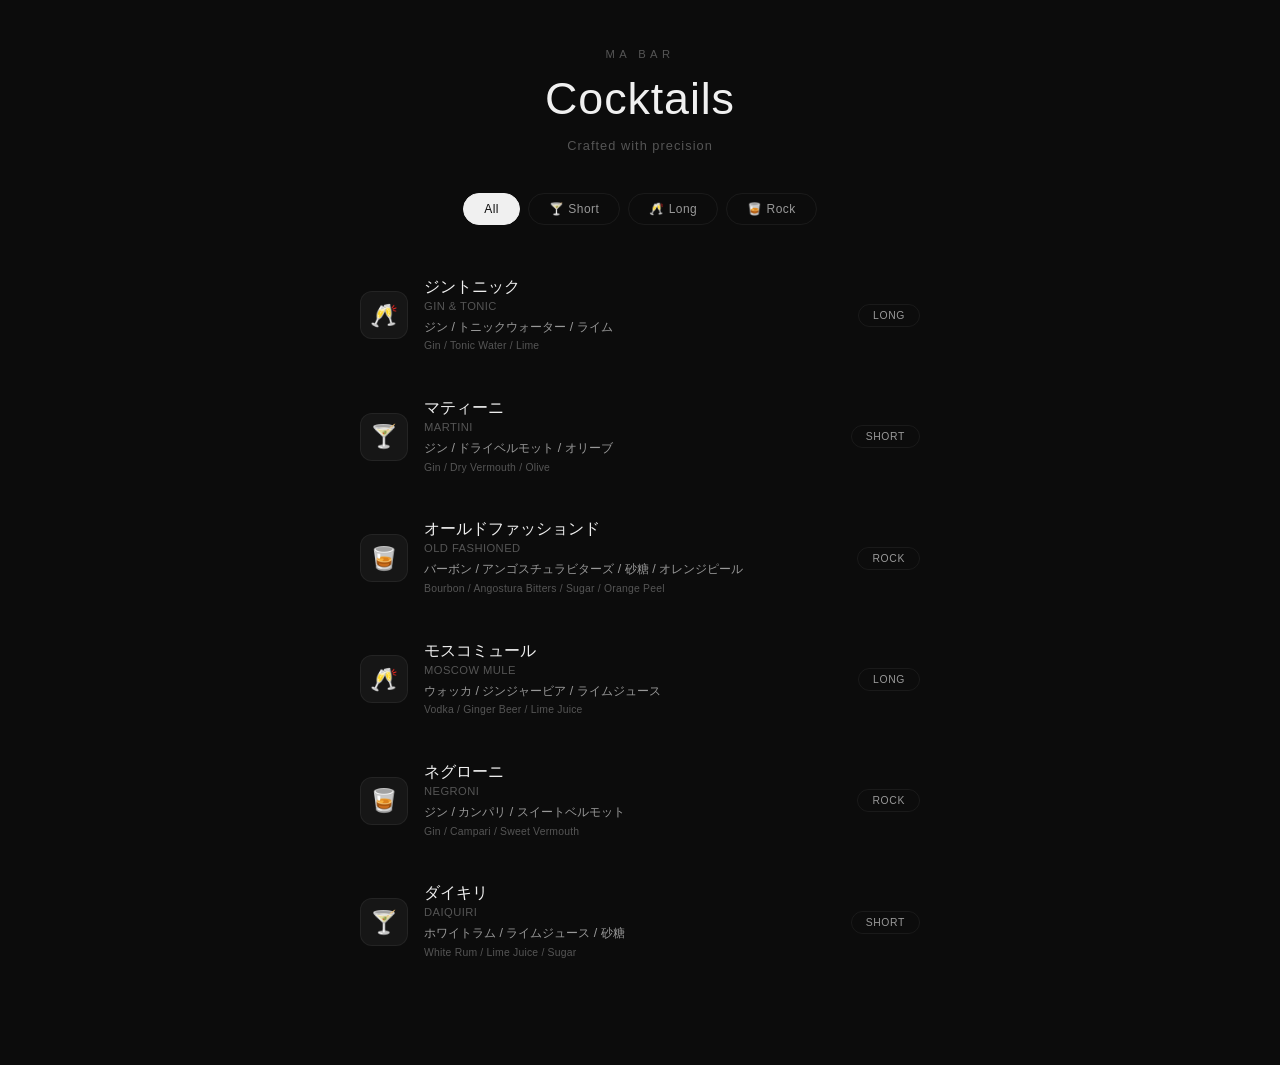
<file: index.html>
<!DOCTYPE html>
<html lang="ja">
<head>
  <meta charset="UTF-8">
  <meta name="viewport" content="width=device-width, initial-scale=1.0">
  <meta http-equiv="Cache-Control" content="no-cache, no-store, must-revalidate">
  <meta http-equiv="Pragma" content="no-cache">
  <meta http-equiv="Expires" content="0">
  <title>MA Bar</title>
  <link rel="stylesheet" href="css/style.css">
</head>
<body>
  <header class="site-header">
    <h1>MA Bar</h1>
    <div class="hero-title">Cocktails</div>
    <p class="hero-sub">Crafted with precision</p>
  </header>
  <nav class="filter-bar" id="filter-bar"></nav>
  <main class="cocktail-list" id="cocktail-list"></main>
  <script src="js/app.js"></script>
</body>
</html>
</file>
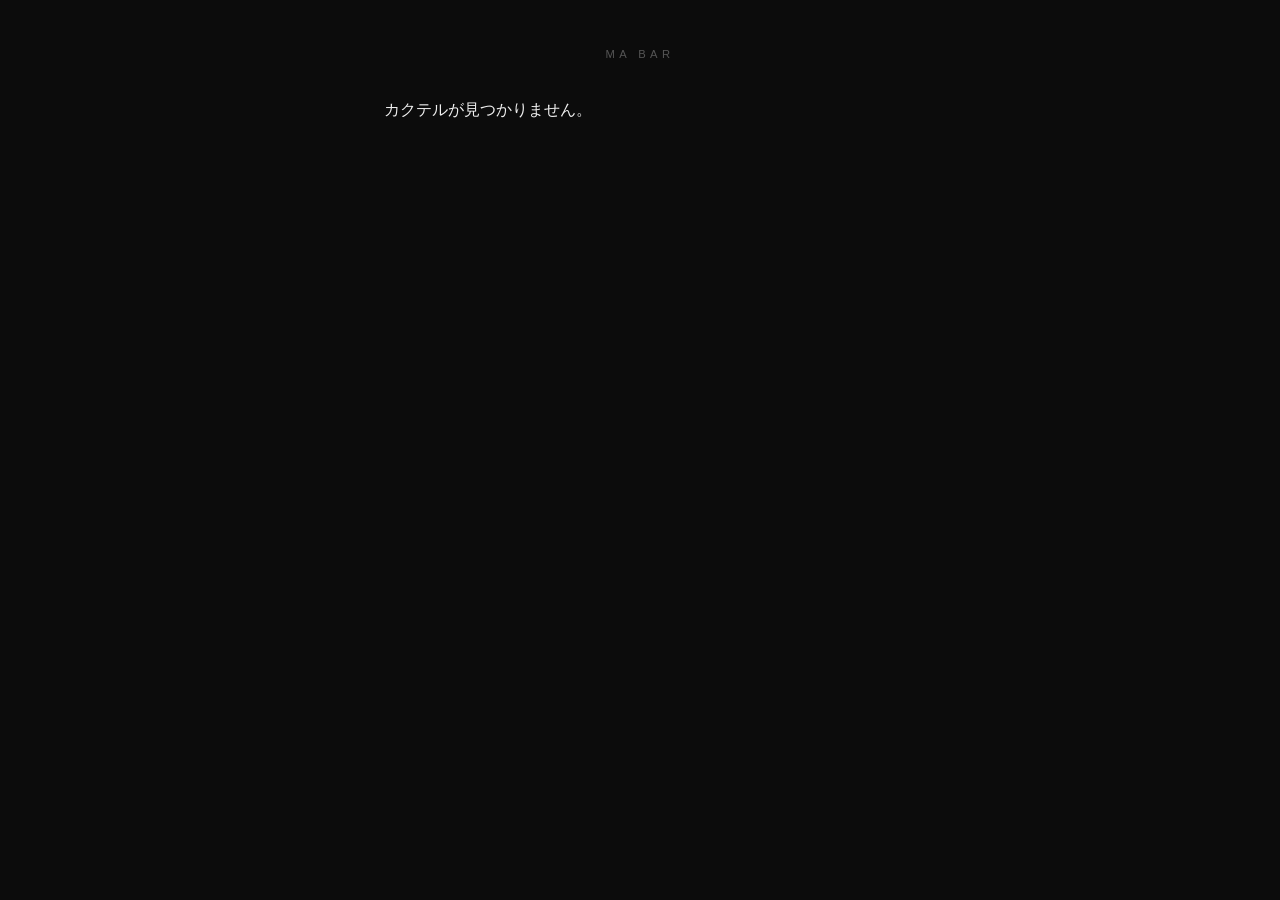
<file: detail.html>
<!DOCTYPE html>
<html lang="ja">
<head>
  <meta charset="UTF-8">
  <meta name="viewport" content="width=device-width, initial-scale=1.0">
  <meta http-equiv="Cache-Control" content="no-cache, no-store, must-revalidate">
  <meta http-equiv="Pragma" content="no-cache">
  <meta http-equiv="Expires" content="0">
  <title>MA Bar</title>
  <link rel="stylesheet" href="css/style.css">
</head>
<body>
  <header class="site-header">
    <h1>MA Bar</h1>
  </header>
  <main class="cocktail-detail" id="cocktail-detail"></main>
  <script src="js/app.js"></script>
</body>
</html>
</file>
<file: css/style.css>
/* Reset & Base */
*, *::before, *::after { margin: 0; padding: 0; box-sizing: border-box; }

:root {
  --bg: #0c0c0c;
  --bg-card: #161616;
  --bg-hover: #1c1c1c;
  --accent: #d4d4d4;
  --accent-dim: #666;
  --text: #f0f0f0;
  --text-secondary: #999;
  --text-muted: #555;
  --border: rgba(255, 255, 255, 0.06);
  --border-hover: rgba(255, 255, 255, 0.12);
  --radius: 16px;
  --radius-sm: 8px;
  --transition: 0.3s cubic-bezier(0.4, 0, 0.2, 1);
}

html {
  scroll-behavior: smooth;
}

body {
  font-family: -apple-system, BlinkMacSystemFont, 'Segoe UI', 'Helvetica Neue', Arial, sans-serif;
  background: var(--bg);
  color: var(--text);
  min-height: 100vh;
  -webkit-font-smoothing: antialiased;
}

a { color: inherit; text-decoration: none; }

/* Header */
.site-header {
  padding: 48px 24px 40px;
  text-align: center;
}

.site-header h1 {
  font-size: 0.7rem;
  font-weight: 500;
  letter-spacing: 0.4em;
  color: var(--text-muted);
  text-transform: uppercase;
}

.site-header .hero-title {
  font-size: 2.8rem;
  font-weight: 200;
  letter-spacing: 0.02em;
  color: var(--text);
  margin-top: 12px;
  line-height: 1.2;
}

.site-header .hero-sub {
  font-size: 0.8rem;
  font-weight: 400;
  color: var(--text-muted);
  margin-top: 12px;
  letter-spacing: 0.08em;
}

/* Filter Tabs */
.filter-bar {
  display: flex;
  justify-content: center;
  gap: 8px;
  padding: 0 24px 32px;
}

.filter-btn {
  background: none;
  border: 1px solid var(--border);
  border-radius: 100px;
  padding: 8px 20px;
  font-size: 0.75rem;
  color: var(--text-secondary);
  cursor: pointer;
  transition: var(--transition);
  font-family: inherit;
  letter-spacing: 0.04em;
}

.filter-btn:hover {
  border-color: var(--border-hover);
  color: var(--text);
}

.filter-btn.active {
  background: var(--text);
  color: var(--bg);
  border-color: var(--text);
}

/* List Page */
.cocktail-list {
  max-width: 640px;
  margin: 0 auto;
  padding: 0 24px 80px;
}

.cocktail-item {
  display: grid;
  grid-template-columns: 48px 1fr auto;
  align-items: center;
  gap: 16px;
  padding: 20px 16px;
  margin-bottom: 4px;
  border-radius: var(--radius-sm);
  transition: var(--transition);
  cursor: pointer;
}

.cocktail-item:hover {
  background: var(--bg-hover);
}

.cocktail-item .style-icon {
  width: 48px;
  height: 48px;
  display: flex;
  align-items: center;
  justify-content: center;
  font-size: 1.4rem;
  background: var(--bg-card);
  border-radius: 12px;
  border: 1px solid var(--border);
}

.cocktail-item .info {
  min-width: 0;
}

.cocktail-item .name {
  font-size: 1rem;
  font-weight: 500;
  color: var(--text);
  margin-bottom: 2px;
}

.cocktail-item .name-en {
  font-size: 0.7rem;
  font-weight: 400;
  color: var(--text-muted);
  letter-spacing: 0.04em;
  margin-bottom: 6px;
  text-transform: uppercase;
}

.cocktail-item .ingredients {
  font-size: 0.78rem;
  color: var(--text-secondary);
  line-height: 1.5;
}

.cocktail-item .ingredients-en {
  font-size: 0.65rem;
  color: var(--text-muted);
  letter-spacing: 0.02em;
  margin-top: 2px;
  line-height: 1.5;
}

.cocktail-item .style-badge {
  font-size: 0.65rem;
  font-weight: 500;
  padding: 5px 14px;
  border: 1px solid var(--border);
  border-radius: 100px;
  color: var(--text-secondary);
  letter-spacing: 0.06em;
  text-transform: uppercase;
  white-space: nowrap;
  transition: var(--transition);
}

.cocktail-item:hover .style-badge {
  border-color: var(--border-hover);
}

/* Divider */
.list-divider {
  height: 1px;
  background: var(--border);
  margin: 0 16px;
}

/* Detail Page */
.cocktail-detail {
  max-width: 560px;
  margin: 0 auto;
  padding: 0 24px 80px;
}

.back-link {
  display: inline-flex;
  align-items: center;
  gap: 8px;
  margin-bottom: 32px;
  font-size: 0.8rem;
  font-weight: 400;
  color: var(--text-muted);
  letter-spacing: 0.04em;
  transition: var(--transition);
}

.back-link:hover {
  color: var(--text);
}

.back-link svg {
  width: 16px;
  height: 16px;
}

.detail-hero {
  width: 100%;
  aspect-ratio: 16 / 10;
  border-radius: var(--radius);
  background: var(--bg-card);
  border: 1px solid var(--border);
  display: flex;
  align-items: center;
  justify-content: center;
  font-size: 4rem;
  margin-bottom: 32px;
  overflow: hidden;
}

.detail-hero img {
  width: 100%;
  height: 100%;
  object-fit: cover;
}

.detail-meta {
  margin-bottom: 32px;
}

.detail-name {
  font-size: 2rem;
  font-weight: 300;
  color: var(--text);
  letter-spacing: 0.01em;
  margin-bottom: 4px;
}

.detail-name-en {
  font-size: 0.75rem;
  font-weight: 400;
  color: var(--text-muted);
  letter-spacing: 0.06em;
  text-transform: uppercase;
  margin-bottom: 16px;
}

.detail-style {
  display: inline-flex;
  align-items: center;
  gap: 6px;
  font-size: 0.7rem;
  font-weight: 500;
  padding: 6px 16px;
  border: 1px solid var(--border);
  border-radius: 100px;
  color: var(--text-secondary);
  letter-spacing: 0.06em;
  text-transform: uppercase;
}

.detail-section {
  margin-bottom: 28px;
}

.detail-section-title {
  font-size: 0.65rem;
  font-weight: 600;
  color: var(--text-muted);
  letter-spacing: 0.2em;
  text-transform: uppercase;
  margin-bottom: 14px;
  padding-bottom: 10px;
  border-bottom: 1px solid var(--border);
}

.detail-ingredients {
  list-style: none;
}

.detail-ingredients li {
  padding: 10px 0;
  font-size: 0.9rem;
  font-weight: 400;
  color: var(--text);
  border-bottom: 1px solid var(--border);
  display: flex;
  align-items: center;
  gap: 10px;
}

.detail-ingredients li {
  flex-wrap: wrap;
}

.detail-ingredients li::before {
  content: '';
  display: block;
  width: 4px;
  height: 4px;
  border-radius: 50%;
  background: var(--text-muted);
  flex-shrink: 0;
}

.ingredient-en {
  width: 100%;
  font-size: 0.7rem;
  color: var(--text-muted);
  padding-left: 14px;
  margin-top: 2px;
}

.ingredient-amount {
  margin-left: 8px;
  font-size: 0.78rem;
  color: var(--accent-dim);
  font-weight: 400;
}

.bartender-note {
  font-size: 0.85rem;
  line-height: 1.9;
  color: var(--text-secondary);
}

.detail-description {
  font-size: 0.9rem;
  line-height: 1.9;
  color: var(--text-secondary);
  font-weight: 400;
}

.detail-description-en {
  font-size: 0.78rem;
  line-height: 1.8;
  color: var(--text-muted);
  font-weight: 400;
  margin-top: 8px;
}

/* Fade-in animation */
@keyframes fadeUp {
  from {
    opacity: 0;
    transform: translateY(12px);
  }
  to {
    opacity: 1;
    transform: translateY(0);
  }
}

.fade-in {
  animation: fadeUp 0.5s ease forwards;
}

.cocktail-item {
  opacity: 0;
  animation: fadeUp 0.4s ease forwards;
}

.cocktail-item:nth-child(1) { animation-delay: 0.05s; }
.cocktail-item:nth-child(2) { animation-delay: 0.1s; }
.cocktail-item:nth-child(3) { animation-delay: 0.15s; }
.cocktail-item:nth-child(4) { animation-delay: 0.2s; }
.cocktail-item:nth-child(5) { animation-delay: 0.25s; }
.cocktail-item:nth-child(6) { animation-delay: 0.3s; }
.cocktail-item:nth-child(7) { animation-delay: 0.35s; }
.cocktail-item:nth-child(8) { animation-delay: 0.4s; }
.cocktail-item:nth-child(9) { animation-delay: 0.45s; }
.cocktail-item:nth-child(10) { animation-delay: 0.5s; }

/* Responsive */
@media (max-width: 480px) {
  .site-header .hero-title {
    font-size: 2rem;
  }

  .cocktail-item {
    grid-template-columns: 40px 1fr;
    gap: 12px;
  }

  .cocktail-item .style-icon {
    width: 40px;
    height: 40px;
    font-size: 1.2rem;
    border-radius: 10px;
  }

  .cocktail-item .style-badge {
    display: none;
  }

  .filter-bar {
    flex-wrap: wrap;
  }
}
</file>
